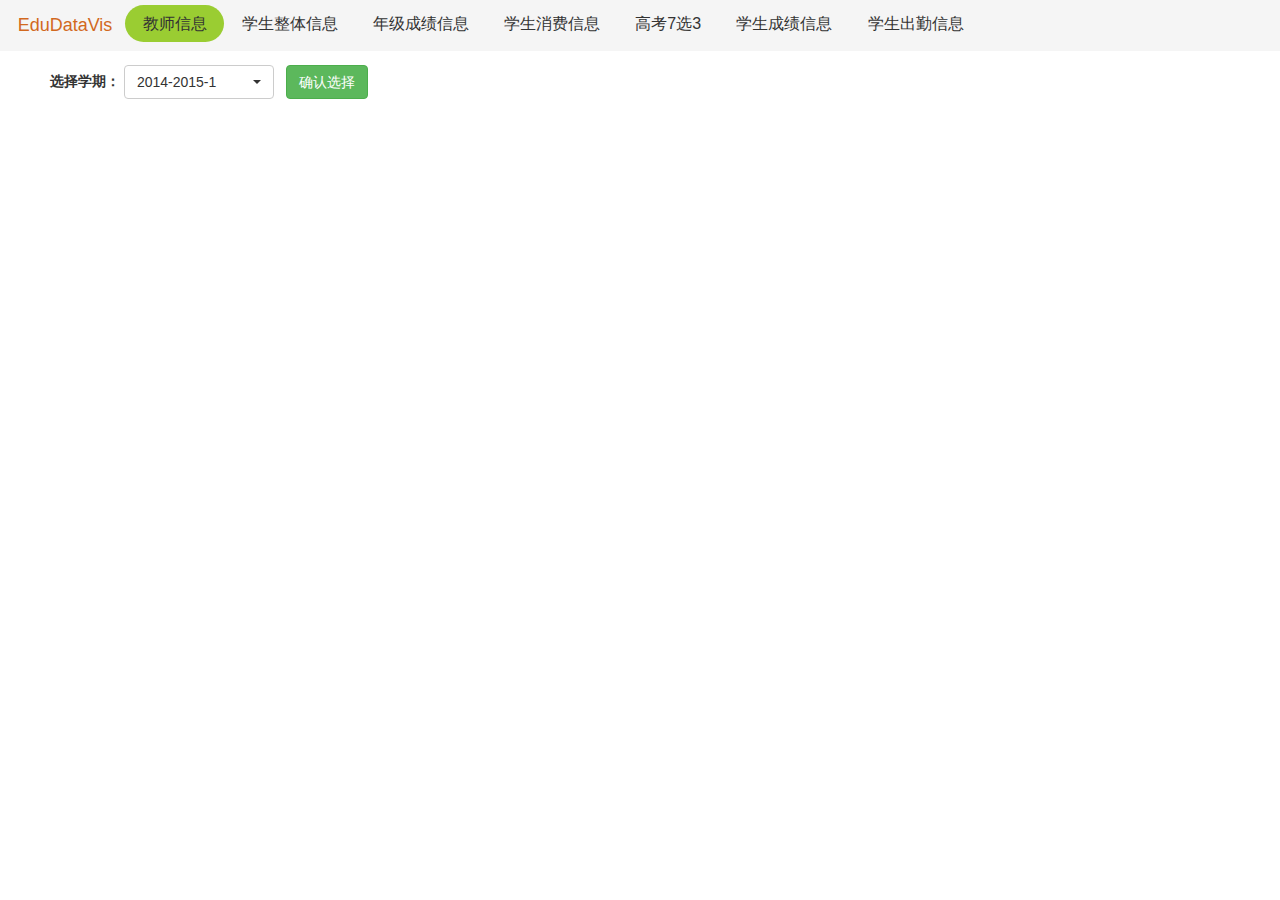
<file: index.html>
﻿<!DOCTYPE html>
<html lang="en">
<head>
    <meta charset="UTF-8">
    <title>教育信息数据可视化系统</title>
    <script type="text/javascript" src="js/echarts.min.js"></script>
    <script src="js/jquery.min.js"></script>
    <script src="js/bootstrap.min.js"></script>
    <script src="js/dataTool.js"></script>
    <script type="text/javascript" src="js/china.js"></script>

    <link rel="stylesheet" href="css/bootstrap-select.min.css" />
    <script src="js/bootstrap-select.min.js"></script>

    <link rel="stylesheet" href="css/bootstrap-datetimepicker.min.css" />
    <script src="js/bootstrap-datetimepicker.min.js"></script>

    <link rel="stylesheet" href="css/bootstrap.min.css" />
    <link rel="stylesheet" href="css/system_nav.css">

    <link rel="stylesheet" href="css/wrapper.css">

<style>
    .bootstrap-select{
        width: 150px !important;
    }
</style>
</head>
<body>
<div id="nav-1">
    <ul class="system_nav">
        <li class="slide1"></li>
        <li class="slide2"></li>
        <li class="system_name">EduDataVis</li>
        <li><a name="0" class="active">教师信息</a></li>
        <li><a name="1" >学生整体信息</a></li>
        <li><a name="2" >年级成绩信息</a></li>
        <li onclick="consumption_month_funnel()"><a name="3" >学生消费信息</a></li>
        <li onclick="select7_3()"><a name="4" >高考7选3</a></li>
        <li><a name="5" >学生成绩信息</a></li>
        <li><a name="6" >学生出勤信息</a></li>
        <!--<li style="position: absolute; right: 30px; line-height: 2.75;"><span class="badge" id="systemGuide" title="查看使用说明">系统指南</span></li>-->
    </ul>
</div>
<div style="margin-bottom: 65px;"></div>

<div class="system_module">
    <div style="padding-left: 50px; margin-bottom: 20px;">
        <b>选择学期：</b>
        <select id="select_term_faculty" class="selectpicker" data-live-search="true" data-actions-box="true">
            <option value="2014-2015-1">2014-2015-1</option>
            <option value="2014-2015-2">2014-2015-2</option>
            <option value="2015-2016-1">2015-2016-1</option>
            <option value="2015-2016-2">2015-2016-2</option>
            <option value="2016-2017-1">2016-2017-1</option>
            <option value="2016-2017-2">2016-2017-2</option>
            <option value="2017-2018-1">2017-2018-1</option>
            <option value="2017-2018-2">2017-2018-2</option>
            <option value="2018-2019-1">2018-2019-1</option>
        </select>&nbsp;&nbsp;
        <button class="btn btn-success" onclick="course_faculty()">确认选择</button>
    </div>
    <div id="course_faculty" style="height: 550px;"></div>
</div>
<div class="system_module" style="display: none;padding-left: 10px">
    &nbsp;&nbsp;&nbsp;&nbsp;
    <b>选择年级：</b>
    <select id="select_grade" class="selectpicker" data-actions-box="true">
        <option value="高一">高一</option>
        <option value="高二">高二</option>
        <option value="高三">高三</option>
    </select>&nbsp;&nbsp;
    <!--<b>选择班级：</b>-->
    <!--<select id="select_class" class="selectpicker" multiple>-->
        <!--<option value="1">1</option>-->
        <!--<option value="2">2</option>-->
        <!--<option value="3">3</option>-->
        <!--<option value="4">4</option>-->
        <!--<option value="5">5</option>-->
        <!--<option value="6">6</option>-->
    <!--</select>&nbsp;&nbsp;-->
    <button class="btn btn-success" onclick="student_origin()">确认选择</button>
    <div class="row">
        <div id="student_origin" class="col-md-8" style="height: 600px;"></div>
        <div class="col-md-4" style="height: 600px;">
            <div id="gender_distribution" style="height: 300px;"></div>
            <div id="nation_distribution" style="height: 300px;"></div>
        </div>
    </div>
</div>
<div class="system_module" style="display: none;">
    &nbsp;&nbsp;&nbsp;&nbsp;&nbsp;&nbsp;
    <b>年级：</b>
    <select id="select_grade_score" class="selectpicker" data-actions-box="true">
        <option value="高一">高一</option>
        <option value="高二">高二</option>
        <option value="高三">高三</option>
    </select>&nbsp;&nbsp;
    <b>考试：</b>
    <select id="select_type_score" class="selectpicker" data-actions-box="true">
        <option value="期中">期中考试</option>
        <option value="期末">期末考试</option>
    </select>&nbsp;&nbsp;
    <b>课程：</b>
    <select id="select_course_score" class="selectpicker" data-live-search="true" data-actions-box="true">
        <option value="语文">语文</option>
        <option value="数学">数学</option>
        <option value="英语">英语</option>
        <option value="历史">历史</option>
        <option value="政治">政治</option>
        <option value="地理">地理</option>
        <option value="物理">物理</option>
        <option value="化学">化学</option>
        <option value="生物">生物</option>
        <option value="技术">技术</option>
    </select>&nbsp;&nbsp;
    <button class="btn btn-success" onclick="grage_course()">确认选择</button>
    <div id="grade_score" style="height: 550px; margin-top: 18px;"></div>
    <div id="grade_score_bar" style="height: 550px;"></div>
</div>
<div class="system_module" style="display: none;">
    <div class="row">
        <details class="col-md-6" open>
            <summary>
                <span class="summary-title">学生月平均消费区间段分布情况</span>
            </summary>
            <div class="summary-content">
                <div id="consumption_month" style="height: 500px;"></div>
            </div>
        </details>
        <details class="col-md-6" open>
            <summary>
                <span class="summary-title">学生日消费情况</span>
            </summary>
            <div class="summary-content">
                <div class="form-group row" style="margin-bottom: -5px;">
                    <label for="dtp_input1" class="control-label col-md-3" style="line-height: 34px; text-align: right;">选择日期：</label>
                    <div class="input-group date form_date col-md-6" data-date="" data-date-format="dd MM yyyy" data-link-field="dtp_input1" data-link-format="yyyy-mm-dd">
                        <input class="form-control" size="16" type="text" value="" readonly>
                        <span class="input-group-addon"><span class="glyphicon glyphicon-remove"></span></span>
                        <span class="input-group-addon"><span class="glyphicon glyphicon-calendar"></span></span>
                        <span class="input-group-addon"><span class="glyphicon glyphicon-ok" onclick="consumption_day()"></span></span>
                    </div>
                    <input type="hidden" id="dtp_input1" value="" /><br/>
                </div>
                <div id="consumption_day" style="height: 441px;"></div>
            </div>
        </details>
    </div>
    <div class="row">
        <details open>
            <summary>
                <span class="summary-title">学生每月消费情况曲线图</span>
            </summary>
            <div class="summary-content">
                <table align="center"  style="margin-bottom: 20px;">
                    <tbody>
                    <tr>
                        <td style="padding-right: 20px;">
                            <div class="input-group">
                                <span class="input-group-addon">学生学号</span>
                                <input class="form-control" type="text" id="studentId" value="13564">
                            </div>
                        </td>
                        <td style="padding-right: 10px">
                            <div class="input-group">
                                <span class="input-group-addon">学年</span>
                                <input class="form-control" type="text" id="year" value="2018-2019" disabled>
                            </div>
                        </td>
                        <td>
                            <label class="btn btn-success" onclick="student_avg_consumption()">确定</label>
                        </td>
                    </tr>
                    </tbody>
                </table>
                <div id="student_avg_consumption" style="height: 500px;"></div>
            </div>
        </details>
    </div>
</div>
<div class="system_module" style="display: none;">
    <div id="select_73_one" class="col-md-4" style="height: 400px;"></div>
    <div id="select_73_three" class="col-md-8" style="height: 400px;"></div>
</div>
<div class="system_module" style="display: none;">
    <div class="col-md-5">
        <table align="center" style="margin-bottom: 20px;">
            <tbody>
            <tr>
                <td style="padding-right: 20px;">
                    <div class="input-group">
                        <span class="input-group-addon">学号</span>
                        <input class="form-control" type="text" id="single_studentId" style="width: 120px;" value="123">
                    </div>
                </td>
                <td style="padding-right: 5px">
                    <b>学期&nbsp;</b>
                    <select id="select_term" class="selectpicker" data-actions-box="true">
                        <!--<option value="0">总共均分</option>-->
                        <option value="1">高一上</option>
                        <option value="2">高一下</option>
                        <option value="3">高二上</option>
                        <option value="4">高二下</option>
                        <option value="5">高三上</option>
                        <option value="6">高三下</option>
                    </select>&nbsp;&nbsp;
                </td>
                <td>
                    <label class="btn btn-success" onclick="single_student_score()">确定</label>
                </td>
            </tr>
            </tbody>
        </table>
        <div id="single_student_score" style="height: 500px;"></div>
    </div>
    <div class="col-md-7">
        <table align="center" style="margin-bottom: 20px;">
            <tbody>
            <tr>
                <td style="padding-right: 20px;">
                    <div class="input-group">
                        <span class="input-group-addon">学号</span>
                        <input class="form-control" type="text" id="single_studentId2" style="width: 120px;"  value="123">
                    </div>
                </td>
                <td style="padding-right: 5px">
                    <b>课程&nbsp;</b>
                    <select id="select_course" class="selectpicker" data-actions-box="true">
                        <option value="1">语文</option>
                        <option value="2">数学</option>
                        <option value="3">英语</option>
                        <option value="4">历史</option>
                        <option value="5">政治</option>
                        <option value="6">地理</option>
                        <option value="7">物理</option>
                        <option value="8">化学</option>
                        <option value="9">生物</option>
                        <option value="10">技术</option>
                    </select>&nbsp;&nbsp;
                </td>
                <td>
                    <label class="btn btn-success" onclick="single_student_course()">确定</label>
                </td>
            </tr>
            </tbody>
        </table>
        <div id="single_student_course" style="height: 500px;"></div>
    </div>
</div>
<div class="system_module" style="display: none;">
    <div class="form-group row" style="margin-bottom: -5px;">
        <label for="dtp_input2" class="control-label col-md-3" style="line-height: 34px; text-align: right;">选择日期：</label>
        <div class="input-group date form_date col-md-6" data-date="" data-date-format="dd MM yyyy" data-link-field="dtp_input2" data-link-format="yyyy-mm-dd">
            <input class="form-control" size="16" type="text" value="" readonly>
            <span class="input-group-addon"><span class="glyphicon glyphicon-remove"></span></span>
            <span class="input-group-addon"><span class="glyphicon glyphicon-calendar"></span></span>
            <span class="input-group-addon"><span class="glyphicon glyphicon-ok" onclick="kaoqin_allStudent()"></span></span>
        </div>
        <input type="hidden" id="dtp_input2" value="" /><br/>
    </div>
    <div id="kaoqin_allStudent" style="height: 500px;"></div>
</div>
</body>
<script type="text/javascript" src="js/eduvis.js"></script>
<script type="text/javascript" src="js/visChart.js"></script>
<script>
    $('.form_date').datetimepicker({
        weekStart: 1,
        todayBtn:  1,
        autoclose: 1,
        todayHighlight: 1,
        startView: 2,
        minView: 2,
        forceParse: 0,
        startDate: new Date("2014-01-02"),
        endDate: new Date("2019-01-26")
    });
</script>
</html>
</file>
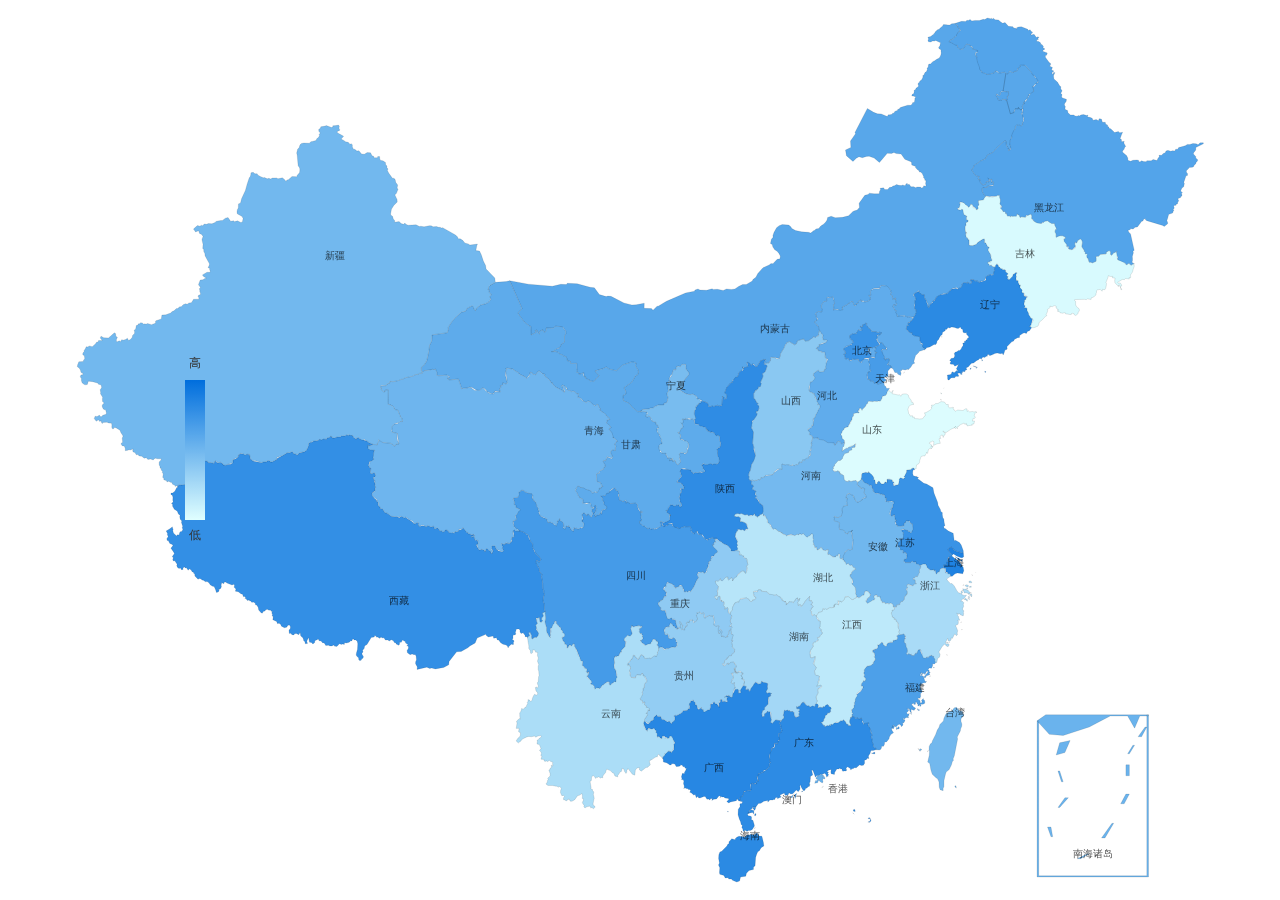
<file: china.html>
<!DOCTYPE html>
<html style="height: 100%">

<head>
    <meta charset="utf-8">
</head>

<body style="height: 100%; margin: 0">
<div id="container" style="height: 100%"></div>
<script type="text/javascript" src="js/echarts.min.js"></script>

<script type="text/javascript" src="js/china.js"></script>

<script type="text/javascript">

    function randomData() {
        return Math.round(Math.random()*100);
    }

    var dataMap =[
        {name: '北京',value: randomData() },{name: '天津',value: randomData() },
        {name: '上海',value: randomData() },{name: '重庆',value: randomData() },
        {name: '河北',value: randomData() },{name: '河南',value: randomData() },
        {name: '云南',value: randomData() },{name: '辽宁',value: randomData() },
        {name: '黑龙江',value: randomData() },{name: '湖南',value: randomData() },
        {name: '安徽',value: randomData() },{name: '山东',value: randomData() },
        {name: '新疆',value: randomData() },{name: '江苏',value: randomData() },
        {name: '浙江',value: randomData() },{name: '江西',value: randomData() },
        {name: '湖北',value: randomData() },{name: '广西',value: randomData() },
        {name: '甘肃',value: randomData() },{name: '山西',value: randomData() },
        {name: '内蒙古',value: randomData() },{name: '陕西',value: randomData() },
        {name: '吉林',value: randomData() },{name: '福建',value: randomData() },
        {name: '贵州',value: randomData() },{name: '广东',value: randomData() },
        {name: '青海',value: randomData() },{name: '西藏',value: randomData() },
        {name: '四川',value: randomData() },{name: '宁夏',value: randomData() },
        {name: '海南',value: randomData() },{name: '台湾',value: randomData() },
        {name: '香港',value: randomData() },{name: '澳门',value: randomData() },{name: '南海诸岛',value: randomData() }
    ];

    var myChart = echarts.init(document.getElementById("container"));

    option = {
        tooltip: {
            formatter:function(params,ticket, callback){
                // return params.seriesName+'<br />'+params.name+'：'+params.value
                return params.name+'：'+params.value
            }//数据格式化
        },
        visualMap: {
            min: 0,
            max: 110,
            left: '180px',
            top: 'center',
            text: ['高','低'],//取值范围的文字
            inRange: {
                color: ['#e0ffff', '#006edd']//取值范围的颜色
            },
            show:true//图注
        },
        geo: {
            map: 'china',
            roam: false,//不开启缩放和平移
            zoom:1.2,//视角缩放比例（指的是整个地图是正常地图的缩放情况）
            label: {
                normal: {
                    show: true,
                    fontSize:'10',
                    color: 'rgba(0,0,0,0.7)'
                }
            },
            itemStyle: {
                normal:{
                    borderColor: 'rgba(0, 0, 0, 0.2)'
                },
                emphasis:{
                    areaColor: '#F3B329',//鼠标选择区域颜色
                    shadowOffsetX: 0,  // 边界阴影部分朝向那边
                    shadowOffsetY: 0,
                    shadowBlur: 20, // 阴影范围
                    borderWidth: 0, // 边界粗细程度
                    shadowColor: 'rgba(0, 0, 0, 0.5)'
                }
            }
        },
        series: [{
            name: '中国',
            type: 'map',
            geoIndex: 0,
            data:dataMap
        }]
    };

    myChart.setOption(option, true);
</script>
</body>

</html>
</file>
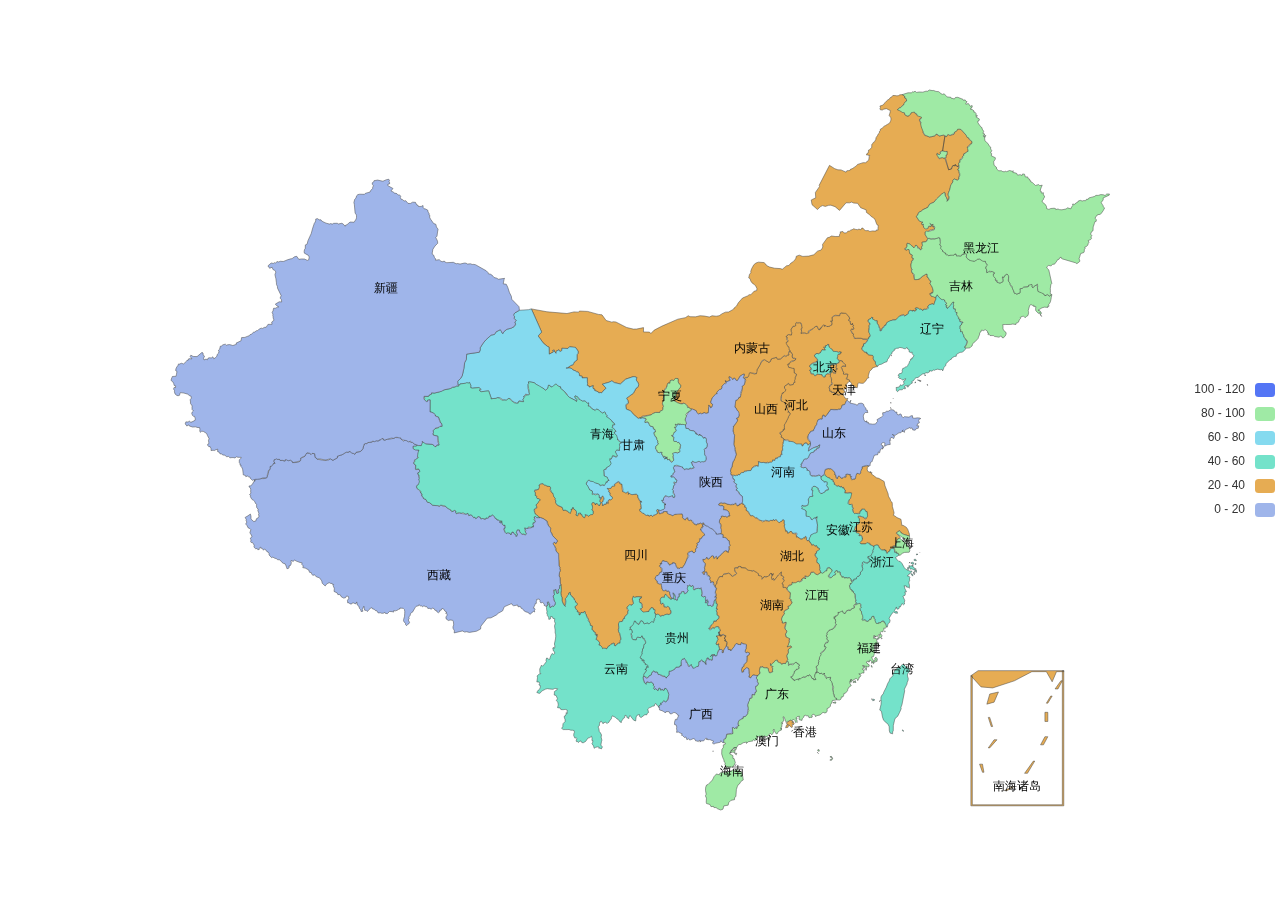
<file: china2.html>
<!DOCTYPE html>
<html style="height: 100%">

<head>
    <meta charset="utf-8">
</head>

<body style="height: 100%; margin: 0">
<div id="container" style="height: 100%"></div>
<script type="text/javascript" src="js/echarts.min.js"></script>

<script type="text/javascript" src="js/china.js"></script>

<script type="text/javascript">

    function randomData() {
        return Math.round(Math.random()*100);
    }

    var dataMap =[
        {name: '北京',value: randomData() },{name: '天津',value: randomData() },
        {name: '上海',value: randomData() },{name: '重庆',value: randomData() },
        {name: '河北',value: randomData() },{name: '河南',value: randomData() },
        {name: '云南',value: randomData() },{name: '辽宁',value: randomData() },
        {name: '黑龙江',value: randomData() },{name: '湖南',value: randomData() },
        {name: '安徽',value: randomData() },{name: '山东',value: randomData() },
        {name: '新疆',value: randomData() },{name: '江苏',value: randomData() },
        {name: '浙江',value: randomData() },{name: '江西',value: randomData() },
        {name: '湖北',value: randomData() },{name: '广西',value: randomData() },
        {name: '甘肃',value: randomData() },{name: '山西',value: randomData() },
        {name: '内蒙古',value: randomData() },{name: '陕西',value: randomData() },
        {name: '吉林',value: randomData() },{name: '福建',value: randomData() },
        {name: '贵州',value: randomData() },{name: '广东',value: randomData() },
        {name: '青海',value: randomData() },{name: '西藏',value: randomData() },
        {name: '四川',value: randomData() },{name: '宁夏',value: randomData() },
        {name: '海南',value: randomData() },{name: '台湾',value: randomData() },
        {name: '香港',value: randomData() },{name: '澳门',value: randomData() },{name: '南海诸岛',value: randomData() }
    ];

    var myChart = echarts.init(document.getElementById("container"));

    var datamap1 = [
        {
        name: '北京',
        itemStyle: {
            normal: {
                areaColor: '#D9EDE1'
            }
        }
        },
        {
            name: '天津',
            itemStyle: {
                normal: {
                    areaColor: '#D9EDE1'
                }
            }
        },
        {
            name: '上海',
            itemStyle: {
                normal: {
                    areaColor: '#FCE1D8'
                }
            }
        },
        {
            name: '重庆',
            itemStyle: {
                normal: {
                    areaColor: '#FBE0EC'
                }
            }
        },
        {
            name: '河北',
            itemStyle: {
                normal: {
                    areaColor: '#FFFDE4'
                }
            }
        },
        {
            name: '河南',
            itemStyle: {
                normal: {
                    areaColor: '#FBE0EC'
                }
            }
        },
        {

            name: '云南',
            itemStyle: {
                normal: {
                    areaColor: '#FBE0EC'
                }
            }
        },
        {
            name: '辽宁',
            itemStyle: {
                normal: {
                    areaColor: '#FCE1D8'
                }
            }
        },
        {
            name: '黑龙江',
            itemStyle: {
                normal: {
                    areaColor: '#FCE1D8'
                }
            }
        },
        {
            name: '湖南',
            itemStyle: {
                normal: {
                    areaColor: '#D7EDFB'
                }
            }
        },
        {
            name: '安徽',
            itemStyle: {
                normal: {
                    areaColor: '#FCE1D8'
                }
            }
        },
        {
            name: '山东',
            itemStyle: {
                normal: {
                    areaColor: '#D9EDE1'
                }
            }
        },
        {
            name: '新疆',
            itemStyle: {
                normal: {
                    areaColor: '#D7EDFB'
                }
            }
        },
        {
            name: '江苏',
            itemStyle: {
                normal: {
                    areaColor: '#D7EDFB'
                }
            }
        },
        {
            name: '浙江',
            itemStyle: {
                normal: {
                    areaColor: '#D9EDE1'
                }
            }
        },
        {
            name: '江西',
            itemStyle: {
                normal: {
                    areaColor: '#FBE0EC'
                }
            }
        },
        {
            name: '湖北',
            itemStyle: {
                normal: {
                    areaColor: '#FFFDE4'
                }
            },
            selected: true
        },
        {
            name: '广西',
            itemStyle: {
                normal: {
                    areaColor: '#D9EDE1'
                }
            }
        },
        {
            name: '甘肃',
            itemStyle: {
                normal: {
                    areaColor: '#FFFDE4'
                }
            }
        },
        {
            name: '山西',
            itemStyle: {
                normal: {
                    areaColor: '#D9EDE1'
                }
            }
        },
        {
            name: '内蒙古',
            itemStyle: {
                normal: {
                    areaColor: '#D7EDFB'
                }
            }
        },
        {
            name: '陕西',
            itemStyle: {
                normal: {
                    areaColor: '#FCE1D8'
                }
            }
        },
        {
            name: '吉林',
            itemStyle: {
                normal: {
                    areaColor: '#FFFDE4'
                }
            }
        },
        {
            name: '福建',
            itemStyle: {
                normal: {
                    areaColor: '#D7EDFB'
                }
            }
        },
        {
            name: '贵州',
            itemStyle: {
                normal: {
                    areaColor: '#FFFDE4'
                }
            }
        },
        {
            name: '广东',
            itemStyle: {
                normal: {
                    areaColor: '#FCE1D8'
                }
            }
        },
        {
            name: '青海',
            itemStyle: {
                normal: {
                    areaColor: '#FBE0EC'
                }
            }
        },
        {
            name: '西藏',
            itemStyle: {
                normal: {
                    areaColor: '#FFFDE4'
                }
            }
        },
        {
            name: '四川',
            itemStyle: {
                normal: {
                    areaColor: '#D9EDE1'
                }
            }
        },
        {
            name: '宁夏',
            itemStyle: {
                normal: {
                    areaColor: '#FBE0EC'
                }
            }
        },
        {
            name: '海南',
            itemStyle: {
                normal: {
                    areaColor: '#FBE0EC'
                }
            }
        },
        {
            name: '台湾',
            itemStyle: {
                normal: {
                    areaColor: '#FBE0EC'
                }
            }
        },
        {
            name: '香港',
            itemStyle: {
                normal: {
                    areaColor: '#FCE1D8'
                }
            }
        },
        {
            name: '澳门',
            itemStyle: {
                normal: {
                    areaColor: '#FCE1D8'
                }
            }
        },
        {
            name: '南海诸岛',
            itemStyle: {
                normal: {
                    areaColor: '#000010'
                }
            }
        }
    ];

    option = {

        tooltip: {
            trigger: 'item',
            formatter: '{b}'
        },
        visualMap: {
            show : true,
            x: 'right',
            y: 'center',
            splitList: [
                {start: 100, end:120},{start: 80, end: 100},
                {start: 60, end: 80},{start: 40, end: 60},
                {start: 20, end: 40},{start: 0, end: 20},
            ],
            color: ['#5475f5', '#9feaa5', '#85daef','#74e2ca', '#e6ac53', '#9fb5ea']
        },
        series: [{
            name: '中国',
            type: 'map',
            mapType: 'china',
            selectedMode: 'single',
            roam: true,
            label: {
                normal: {
                    show: true
                },
                emphasis: {
                    show: true
                }
            },
            data:dataMap
        }]
    };

    myChart.setOption(option, true);
</script>
</body>

</html>
</file>
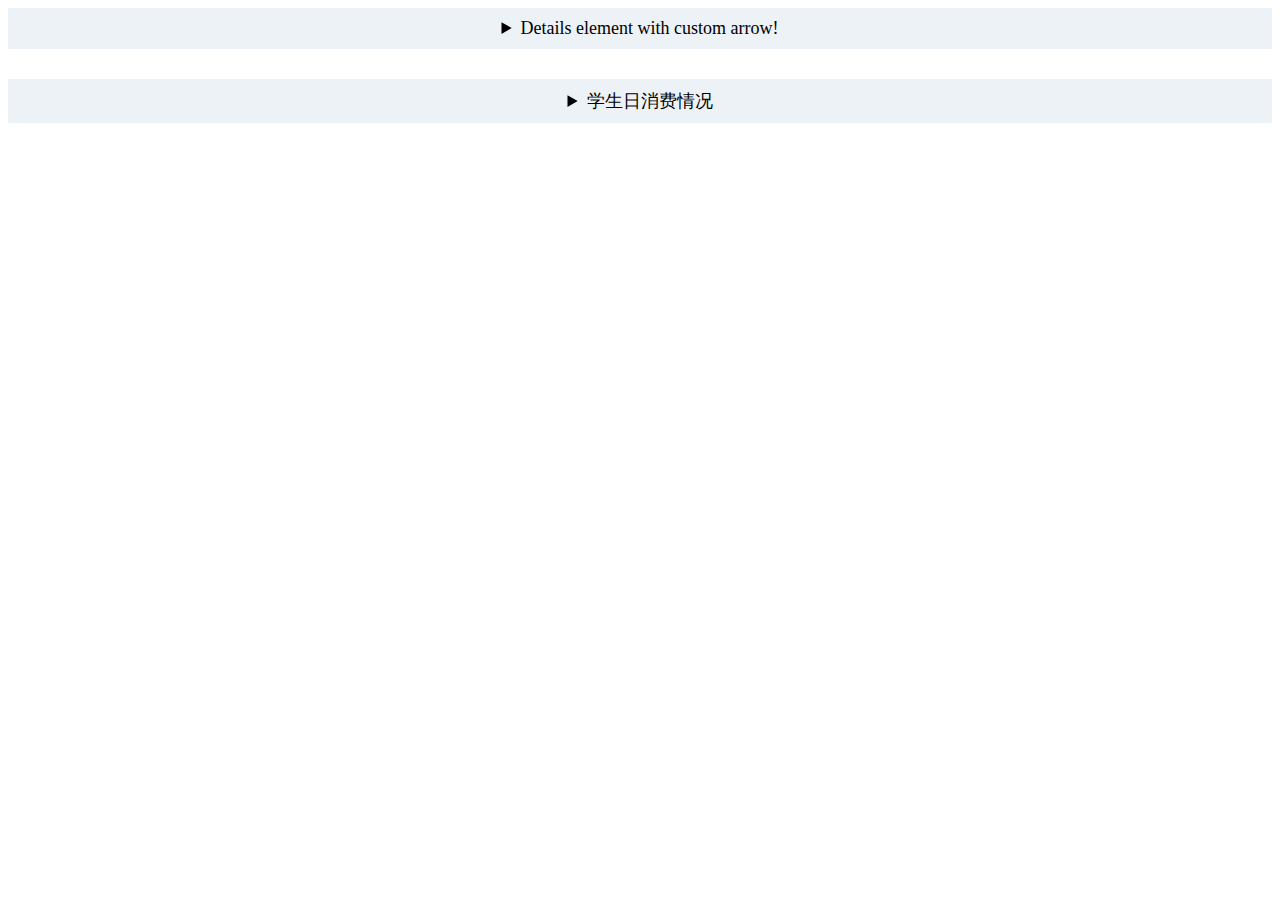
<file: wrapper.html>
<!DOCTYPE html>
<html lang="en">
<head>
    <meta charset="UTF-8">
    <title>Title</title>
    <link rel="stylesheet" href="css/wrapper.css">

</head>
<body>

<details>
    <summary>
        <span class="summary-title">Details element with custom arrow!</span>
    </summary>

    <div class="summary-content">
        Give me attention or face the wrath of my claws give me attention or face the wrath of my claws and pretend not to be evil cats go for world domination allways wanting food. Eat owner's food playing with balls of wool and meow and walk away, and bleghbleghvomit
        my furball really tie the room together. Cuddle no cuddle cuddle love scratch scratch cat
    </div>

</details>

<div class="row">
    <details>
        <summary>
            <span class="summary-title">学生日消费情况</span>
        </summary>
        <div class="summary-content">
            <div style="height: 500px;"></div>
        </div>
    </details>
</div>

</body>
</html>
</file>
<file: css/system_nav.css>
#nav-1 {
    position: fixed;
    width: 100%;
    top: 0;
    min-width: 900px;
    z-index: 3;  <!-- 嵌套等级，数值越大越在上面 -->
}

#nav-1 .system_nav {
    position: relative;
    border: none;
    display: flex;
    list-style: none;
    background: #f5f5f5;
    padding: 5px;
}
#nav-1 .system_nav li {
    margin: 0;
}
#nav-1 .system_nav li a{
    position: relative;
    padding: 0.5em 1.1em;
    font-size: 16px;
    border: none;
    color: #333;
    display: inline-block;
    text-decoration: none;
    cursor: pointer;
    z-index: 3;
}
#nav-1 .slide1,
#nav-1 .slide2 {
    position: absolute;
    display: inline-block;
    height: 37px;
    border-radius: 20px;
    transition: all 0.4s cubic-bezier(0.23, 1, 0.32, 1.05);
}
#nav-1 .system_nav .slide1 {
    background-color: yellowgreen;
    z-index: 2;
}
#nav-1 .system_nav .slide2 {
    opacity: 0;
    background: #fff;
    border: 1px solid #8ab9ff;
    z-index: 1;
}

.squeeze {
    transition: all 1.5s;
    -webkit-transform: scale(0.9);
    transform: scale(0.9);
}

#systemGuide {
    font-size:17px;
    cursor: pointer;
    background-color: dimgrey;
    line-height: 1.3;
    letter-spacing: 2px;
}
#systemGuide:hover{
    background-color: hotpink;
}

.system_name{
    font-size: large;
    line-height: 2.3;
    text-align: center;
    width: 120px;
    color:chocolate;
    cursor:pointer;
}
</file>
<file: css/wrapper.css>
details {
  font-size: large;
  /*border: 1px solid #000;*/
  background: #fff;
  border-radius: 8px;
  position: relative;
  margin-bottom: 30px;
}
details .summary-title {
  -webkit-user-select: none;
     -moz-user-select: none;
      -ms-user-select: none;
          user-select: none;
}
details:hover {
  cursor: pointer;
}
details .summary-content {
  border-top: 1px solid #e2e8f0;
  border-bottom: 1px solid lightseagreen;
  cursor: default;
  padding: 10px;
  font-weight: 300;
  line-height: 1.5;
}
details summary {
  background: #edf2f7;
  text-align: center;
  padding: 10px;
}
details summary:focus {
  outline: none;
}
details summary:hover .summary-chevron-up svg {
  opacity: 1;
}
details .summary-chevron-up svg {
  opacity: 0.5;
}
details .summary-chevron-up,
details .summary-chevron-down {
  pointer-events: none;
  position: absolute;
  top: 0.75em;
  right: 1em;
  background: #ffffff;
}
details .summary-chevron-up svg,
details .summary-chevron-down svg {
  display: block;
}
details summary::-webkit-details-marker {
  display: none;
}
</file>
